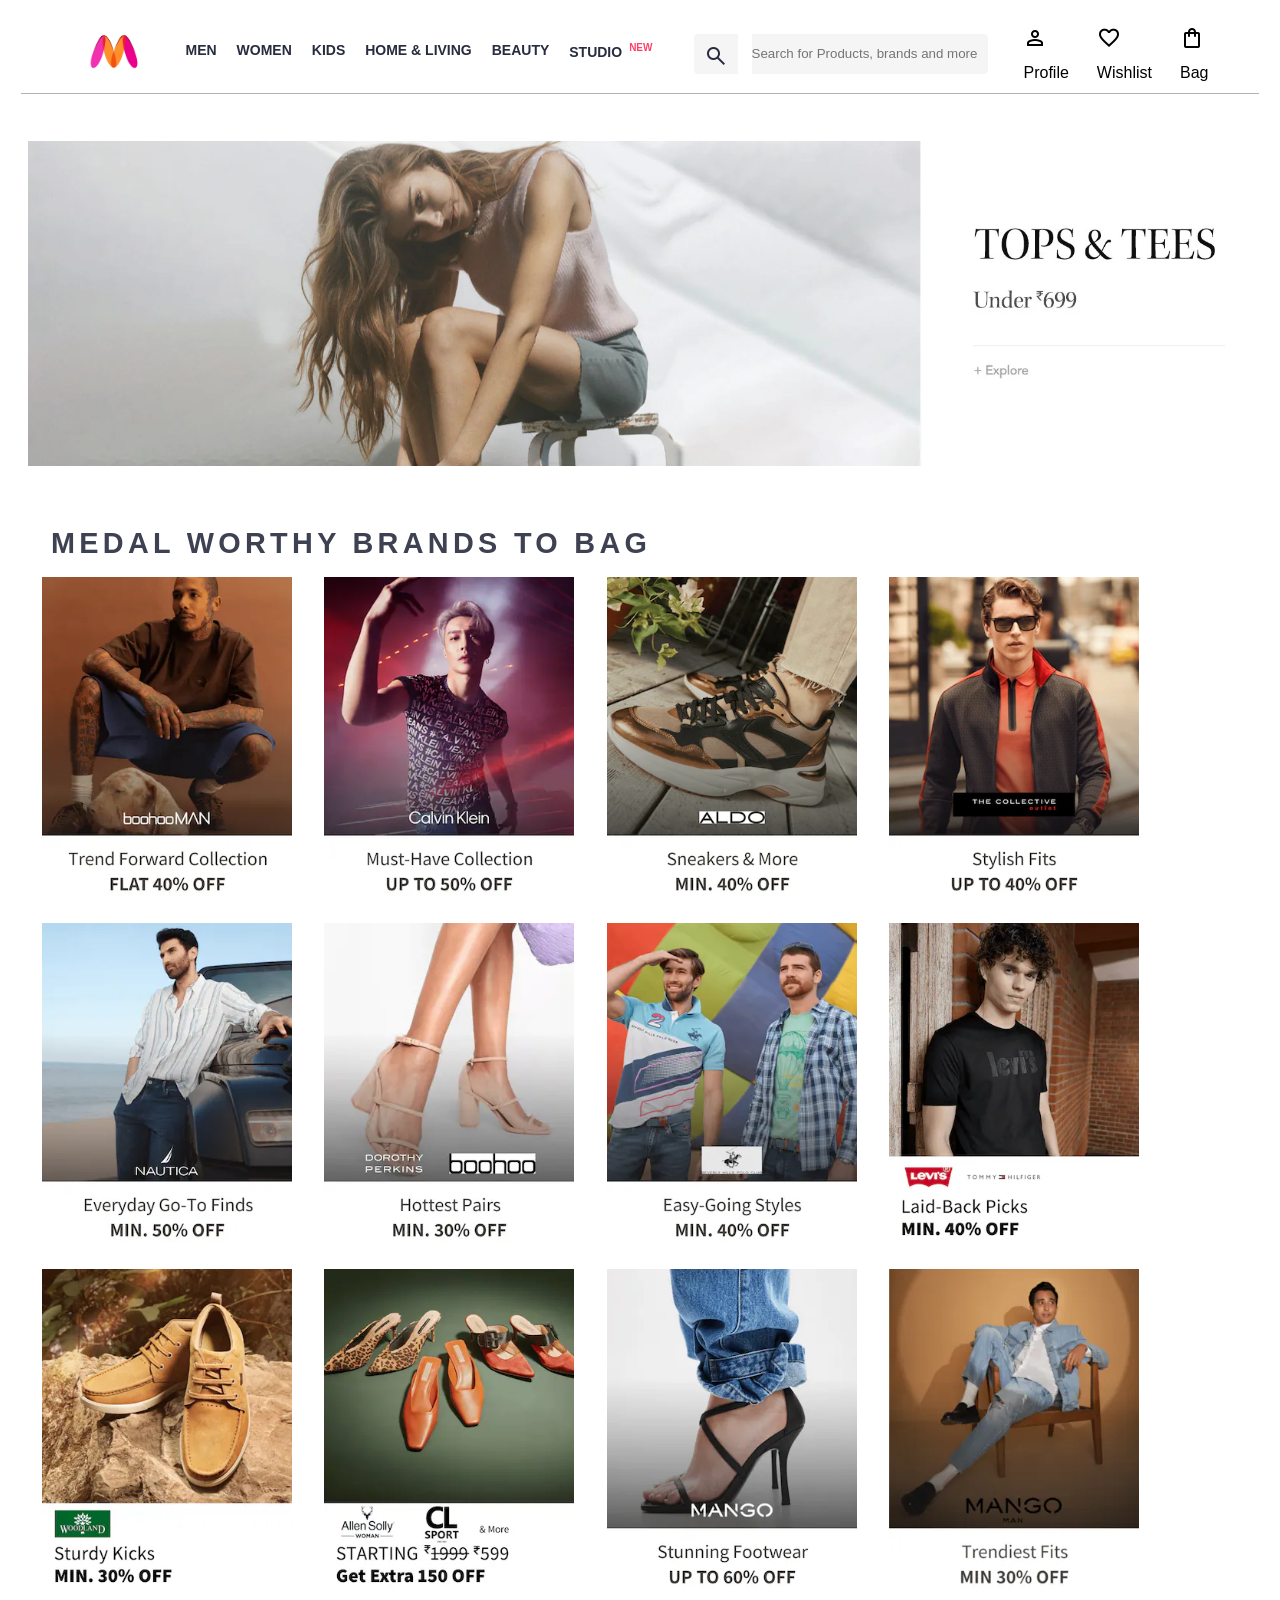
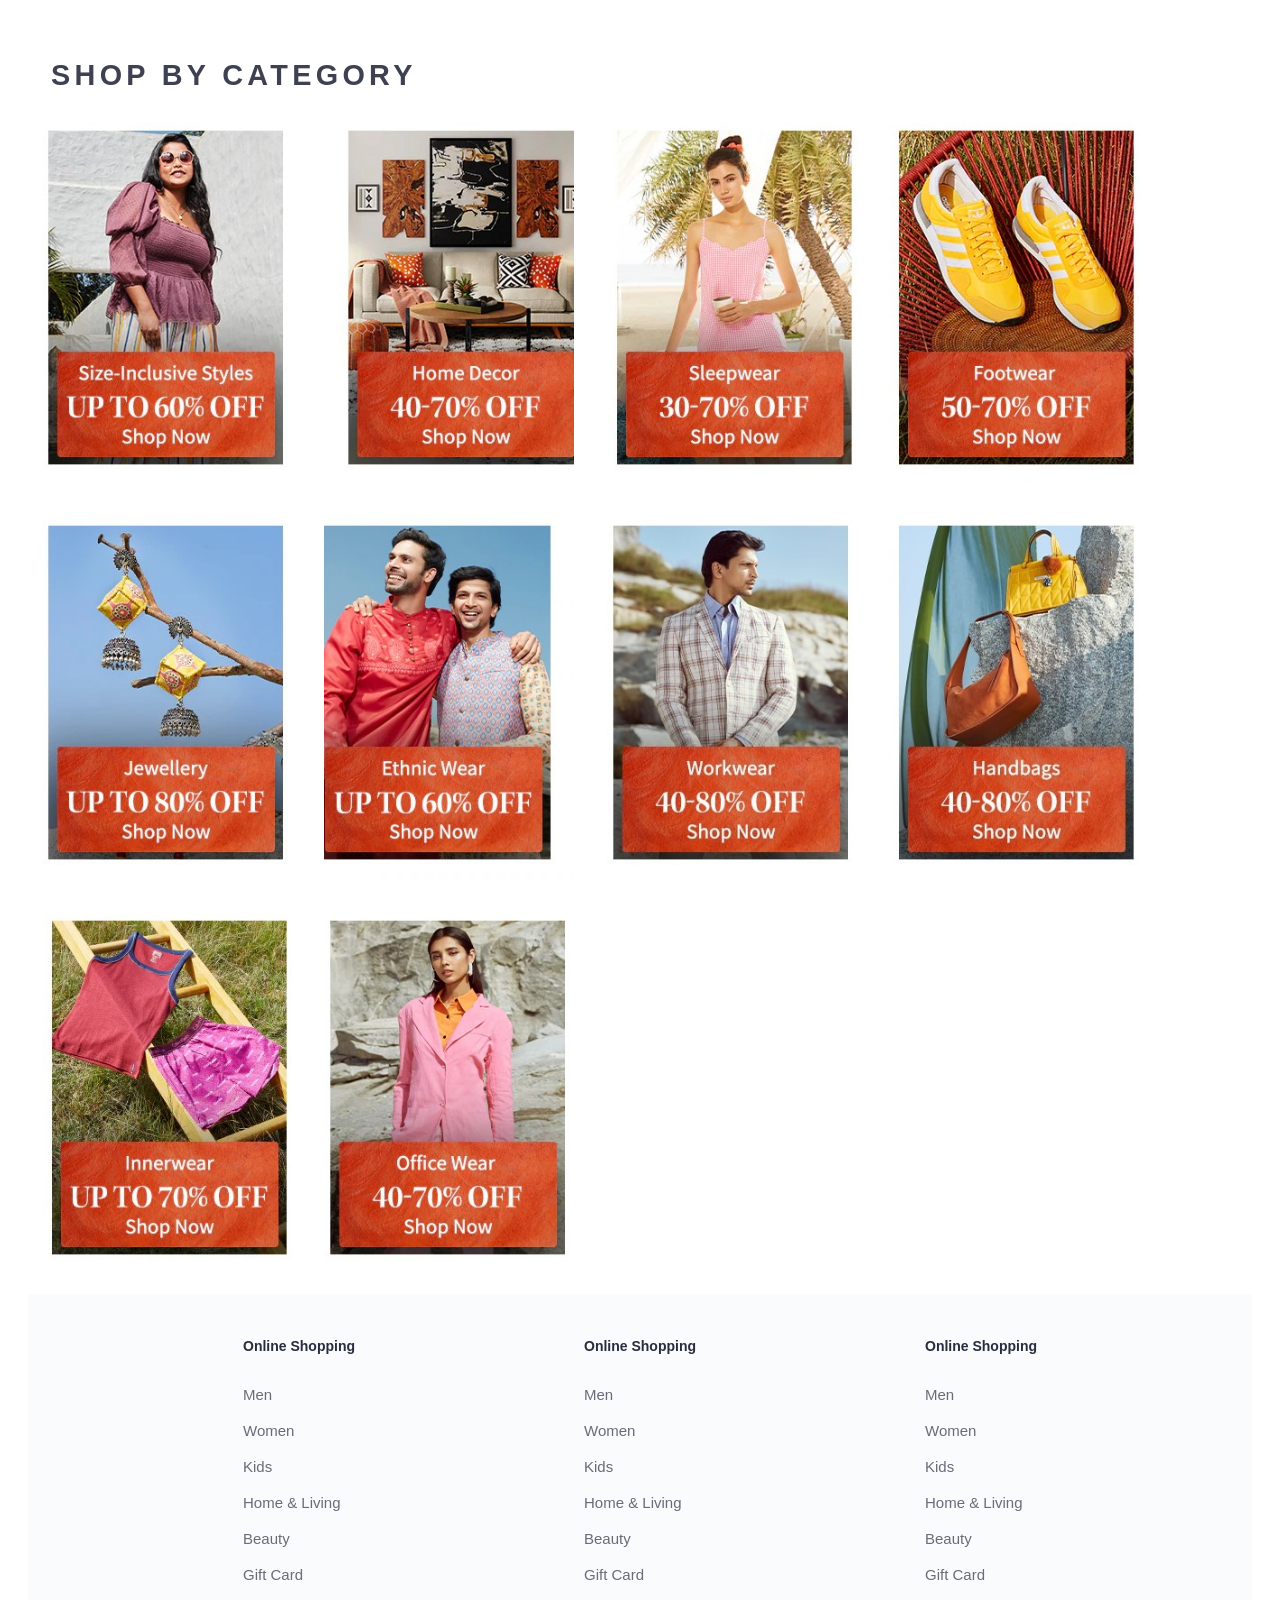
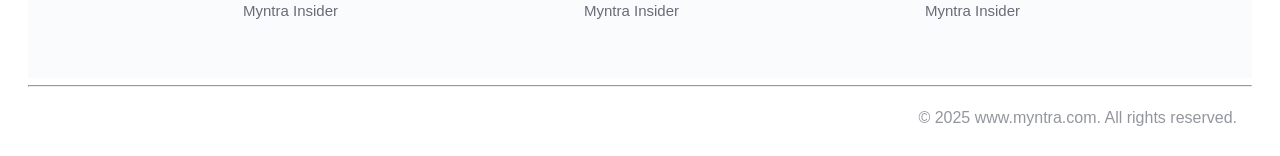
<file: index.html>
<!DOCTYPE html>
<html lang="en">
  <head>
    <meta charset="UTF-8" />
    <meta name="viewport" content="width=device-width, initial-scale=1.0" />
    <title>Myntra Clone</title>

    <!-- FIXED PATH -->
    <link rel="stylesheet" href="CSS/index.css" />

    <link
      href="https://fonts.googleapis.com/css2?family=Material+Symbols+Outlined"
      rel="stylesheet"
    />
  </head>
  <body>
    <header>
      <!-- Logo -->
      <div class="logo_container">
        <a href="#">
          <img class="logo" src="Images/myntra_logo.webp" alt="logo" />
        </a>
      </div>

      <!-- Nav Bar -->
      <nav class="nav_bar">
        <a href="#">Men</a>
        <a href="#">Women</a>
        <a href="#">Kids</a>
        <a href="#">Home & Living</a>
        <a href="#">Beauty</a>
        <a href="#">Studio<sup>New</sup></a>
      </nav>

      <!-- Search Bar -->
      <div class="search_bar">
        <span class="material-symbols-outlined search_icon">search</span>
        <input
          class="search_input"
          placeholder="Search for Products, brands and more"
        />
      </div>

      <!-- Action Bar -->
      <div class="action_bar">
        <div class="action_container">
          <span class="material-symbols-outlined action_icon">person</span>
          <span class="action_name">Profile</span>
        </div>
        <div class="action_container">
          <span class="material-symbols-outlined action_icon">favorite</span>
          <span class="action_name">Wishlist</span>
        </div>
        <div class="action_container">
          <span class="material-symbols-outlined action_icon">
            shopping_bag
          </span>
          <span class="action_name">Bag</span>
        </div>
      </div>
    </header>

    <main>
      <div class="banner_container">
        <!-- FIXED PATH -->
        <img class="banner_image" src="Images/banner.jpg" alt="Main Banner" />
      </div>

      <div class="category_heading">Medal Worthy Brands to Bag</div>
      <div class="Category_Items">
        <a href="#"><img class="sale_items" src="Images/offers/1.png" /></a>
        <a href="#"><img class="sale_items" src="Images/offers/2.png" /></a>
        <a href="#"><img class="sale_items" src="Images/offers/3.png" /></a>
        <a href="#"><img class="sale_items" src="Images/offers/4.png" /></a>
        <a href="#"><img class="sale_items" src="Images/offers/5.png" /></a>
        <a href="#"><img class="sale_items" src="Images/offers/6.png" /></a>
        <a href="#"><img class="sale_items" src="Images/offers/7.png" /></a>
        <a href="#"><img class="sale_items" src="Images/offers/8.png" /></a>
        <a href="#"><img class="sale_items" src="Images/offers/9.png" /></a>
        <a href="#"><img class="sale_items" src="Images/offers/10.png" /></a>
        <a href="#"><img class="sale_items" src="Images/offers/11.png" /></a>
        <a href="#"><img class="sale_items" src="Images/offers/12.png" /></a>
      </div>

      <div class="category_heading">Shop By Category</div>
      <div class="Category_Items">
        <a href="#"><img class="sale_items" src="Images/categories/1.jpg" /></a>
        <a href="#"><img class="sale_items" src="Images/categories/2.jpg" /></a>
        <a href="#"><img class="sale_items" src="Images/categories/3.jpg" /></a>
        <a href="#"><img class="sale_items" src="Images/categories/4.jpg" /></a>
        <a href="#"><img class="sale_items" src="Images/categories/5.jpg" /></a>
        <a href="#"><img class="sale_items" src="Images/categories/6.jpg" /></a>
        <a href="#"><img class="sale_items" src="Images/categories/7.jpg" /></a>
        <a href="#"><img class="sale_items" src="Images/categories/8.jpg" /></a>
        <a href="#"><img class="sale_items" src="Images/categories/9.jpg" /></a>
        <a href="#"><img class="sale_items" src="Images/categories/10.jpg" /></a>
      </div>
    </main>

    <footer>
      <div class="footer_container">
        <div class="footer_column">
          <h3>Online Shopping</h3>
          <a href="#">Men</a>
          <a href="#">Women</a>
          <a href="#">Kids</a>
          <a href="#">Home & Living</a>
          <a href="#">Beauty</a>
          <a href="#">Gift Card</a>
          <a href="#">Myntra Insider</a>
        </div>

        <div class="footer_column">
          <h3>Online Shopping</h3>
          <a href="#">Men</a>
          <a href="#">Women</a>
          <a href="#">Kids</a>
          <a href="#">Home & Living</a>
          <a href="#">Beauty</a>
          <a href="#">Gift Card</a>
          <a href="#">Myntra Insider</a>
        </div>

        <div class="footer_column">
          <h3>Online Shopping</h3>
          <a href="#">Men</a>
          <a href="#">Women</a>
          <a href="#">Kids</a>
          <a href="#">Home & Living</a>
          <a href="#">Beauty</a>
          <a href="#">Gift Card</a>
          <a href="#">Myntra Insider</a>
        </div>
      </div>
      <hr />
      <div class="copyright">
        © 2025 www.myntra.com. All rights reserved.
      </div>
    </footer>

    <!-- FIXED PATH -->
    <script src="JS/script.js"></script>
  </body>
</html>
</file>
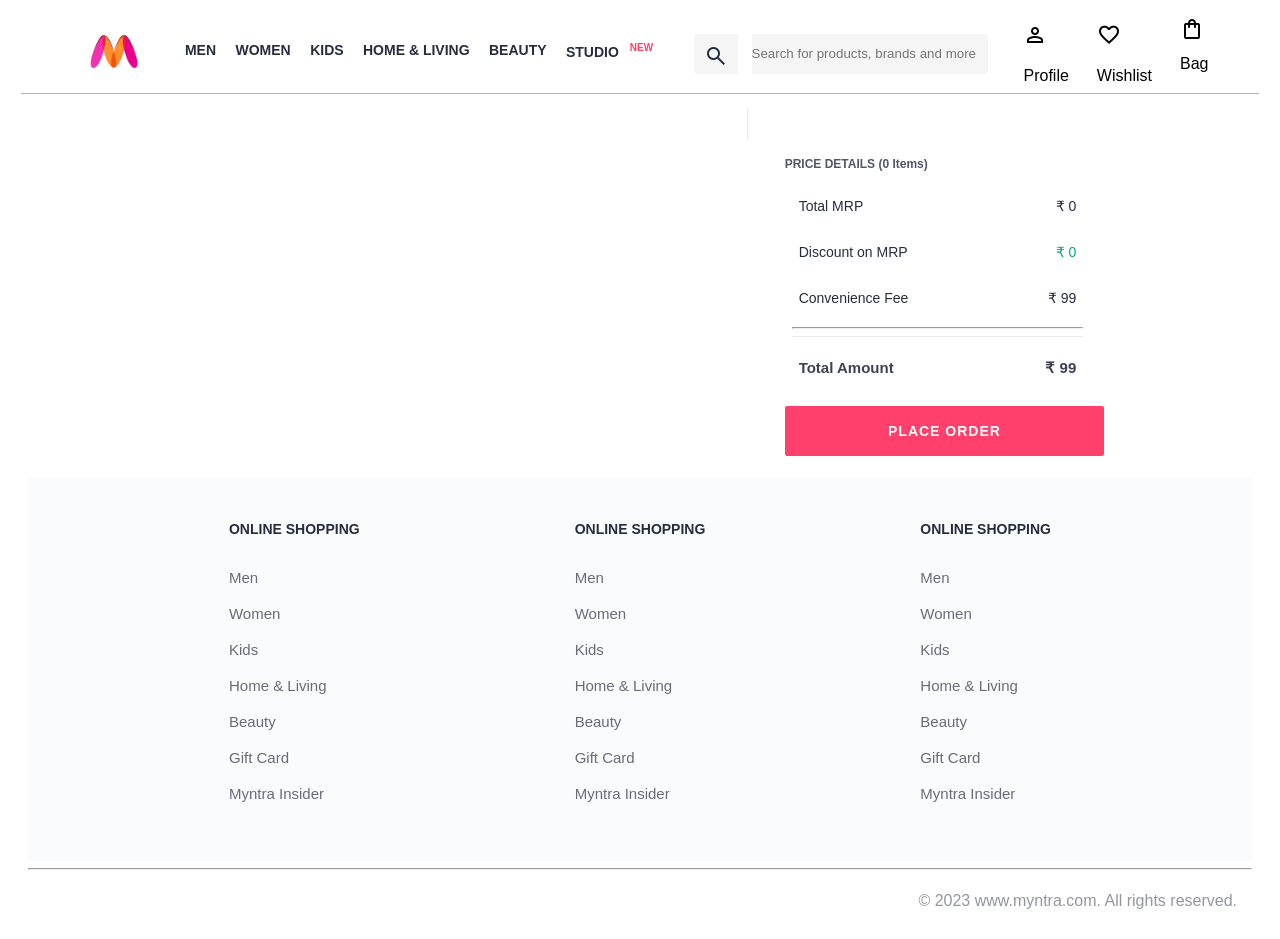
<file: bag.html>
<!DOCTYPE html>
<html lang="en">
<head>
    <title>Myntra Clone</title>
    <link rel="stylesheet" href="/CSS/index.css">
    <link rel="stylesheet" href="/CSS/bag.css">
    <link rel="stylesheet" href="https://fonts.googleapis.com/css2?family=Material+Symbols+Outlined:opsz,wght,FILL,GRAD@20..48,100..700,0..1,-50..200" />
</head>
<body>
    <header>
        <div class="logo_container">
            <a href="#"><img class="logo" src="/Images/myntra_logo.webp" alt="Myntra Home"></a>
        </div>
        <nav class="nav_bar">
            <a href="#">Men</a>
            <a href="#">Women</a>
            <a href="#">Kids</a>
            <a href="#">Home & Living</a>
            <a href="#">Beauty</a>
            <a href="#">Studio <sup>New</sup></a>
        </nav>
        <div class="search_bar">
            <span class="material-symbols-outlined search_icon">search</span>
            <input class="search_input" placeholder="Search for products, brands and more">
        </div>
        <div class="action_bar">
            <div class="action_container">
                <span class="material-symbols-outlined action_icon">person</span>
                <span class="action_name">Profile</span>
            </div>

            <div class="action_container">
                <span class="material-symbols-outlined action_icon">favorite</span>
                <span class="action_name">Wishlist</span>
            </div>

            <div class="action_container">
                <span class="material-symbols-outlined action_icon">shopping_bag</span>
                <span class="action_name">Bag</span>
          <span class="bag-item-count">0</span>
            </div>
        </div>
    </header>
    <main>
      <div class="bag-page">
        <div class="bag-items-container">
        </div>

        <div class="bag-summary">
          

      </div>
    </main>
    <footer>
        <div class="footer_container">
            <div class="footer_column">
                <h3>ONLINE SHOPPING</h3>

                <a href="#">Men</a>
                <a href="#">Women</a>
                <a href="#">Kids</a>
                <a href="#">Home & Living</a>
                <a href="#">Beauty</a>
                <a href="#">Gift Card</a>
                <a href="#">Myntra Insider</a>
            </div>

            <div class="footer_column">
                <h3>ONLINE SHOPPING</h3>

                <a href="#">Men</a>
                <a href="#">Women</a>
                <a href="#">Kids</a>
                <a href="#">Home & Living</a>
                <a href="#">Beauty</a>
                <a href="#">Gift Card</a>
                <a href="#">Myntra Insider</a>
            </div>

            <div class="footer_column">
                <h3>ONLINE SHOPPING</h3>

                <a href="#">Men</a>
                <a href="#">Women</a>
                <a href="#">Kids</a>
                <a href="#">Home & Living</a>
                <a href="#">Beauty</a>
                <a href="#">Gift Card</a>
                <a href="#">Myntra Insider</a>
            </div>
        </div>
        <hr>

        <div class="copyright">
            © 2023 www.myntra.com. All rights reserved.
        </div>
    </footer>
    <script src="/Data/items.js"></script>
    <script src="/JS/script.js"></script>
    <script src="/JS/bag.js"></script>
</body>
</html>
</file>
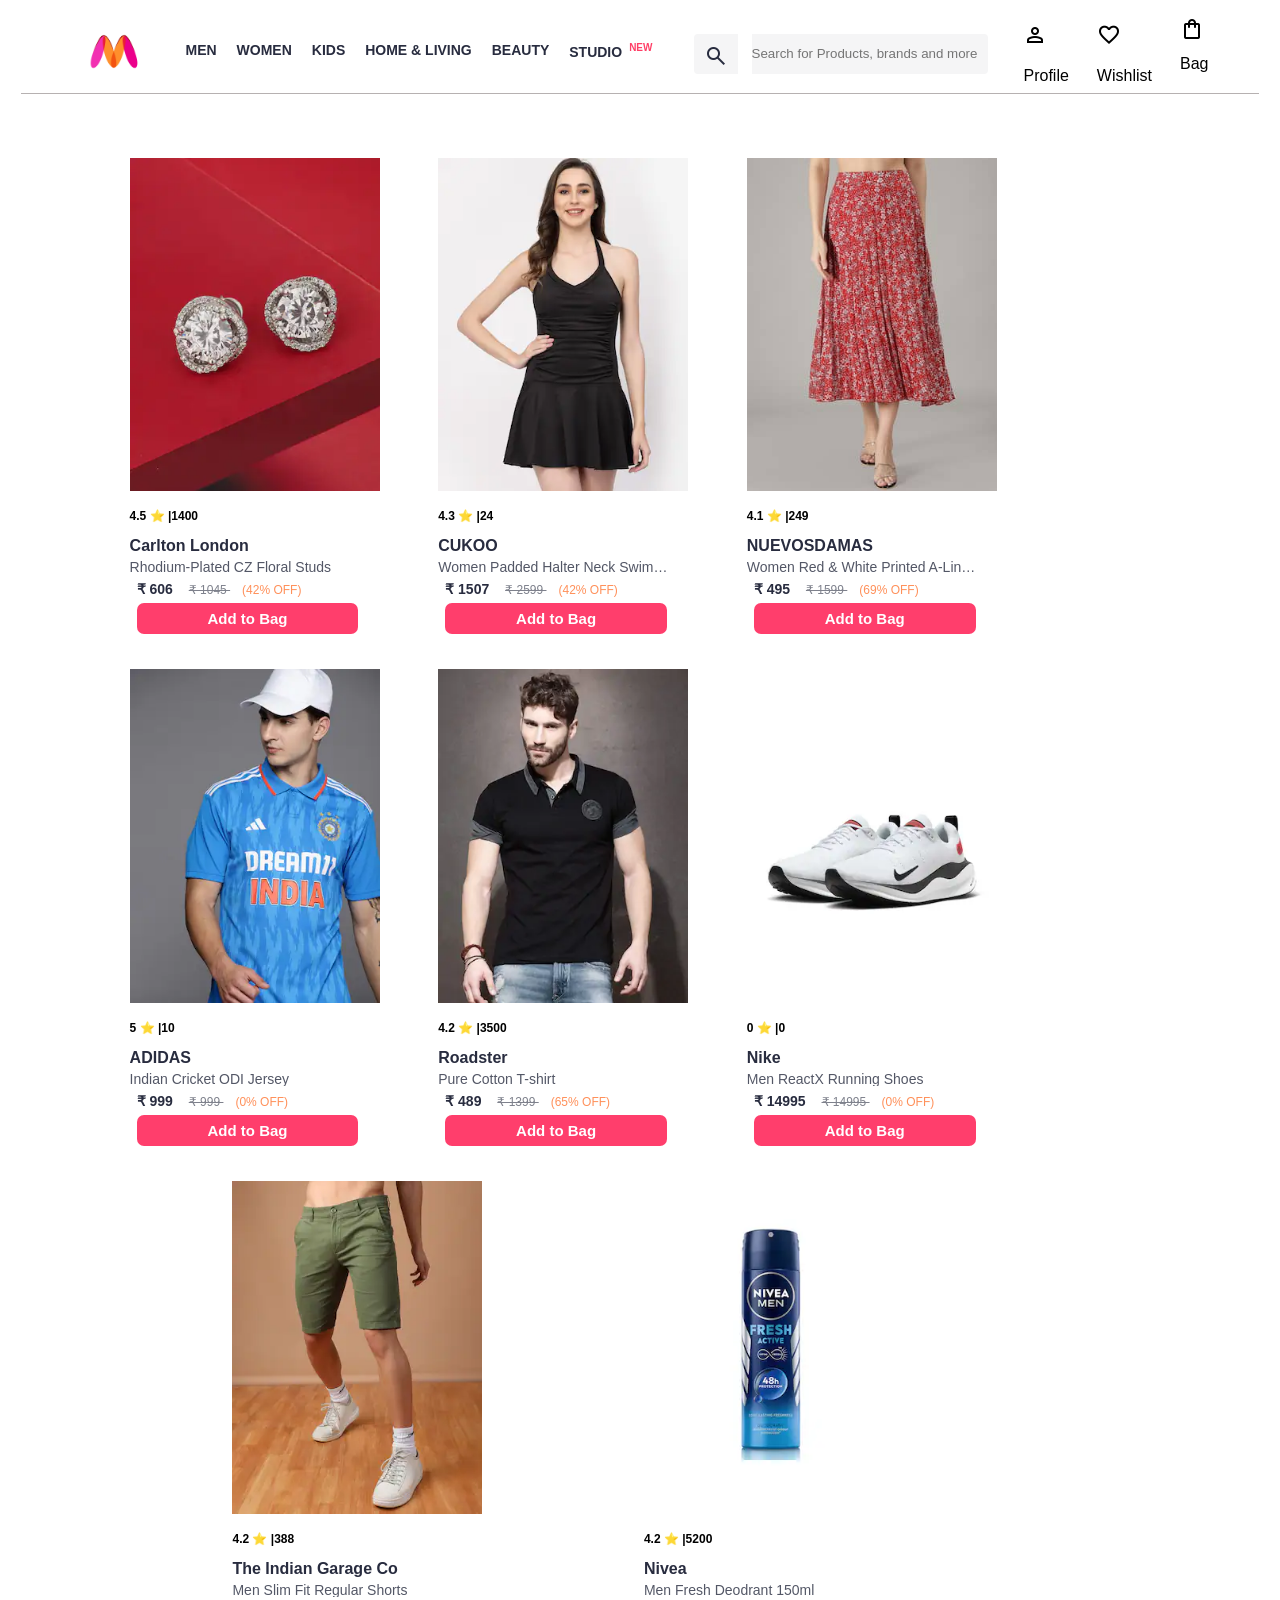
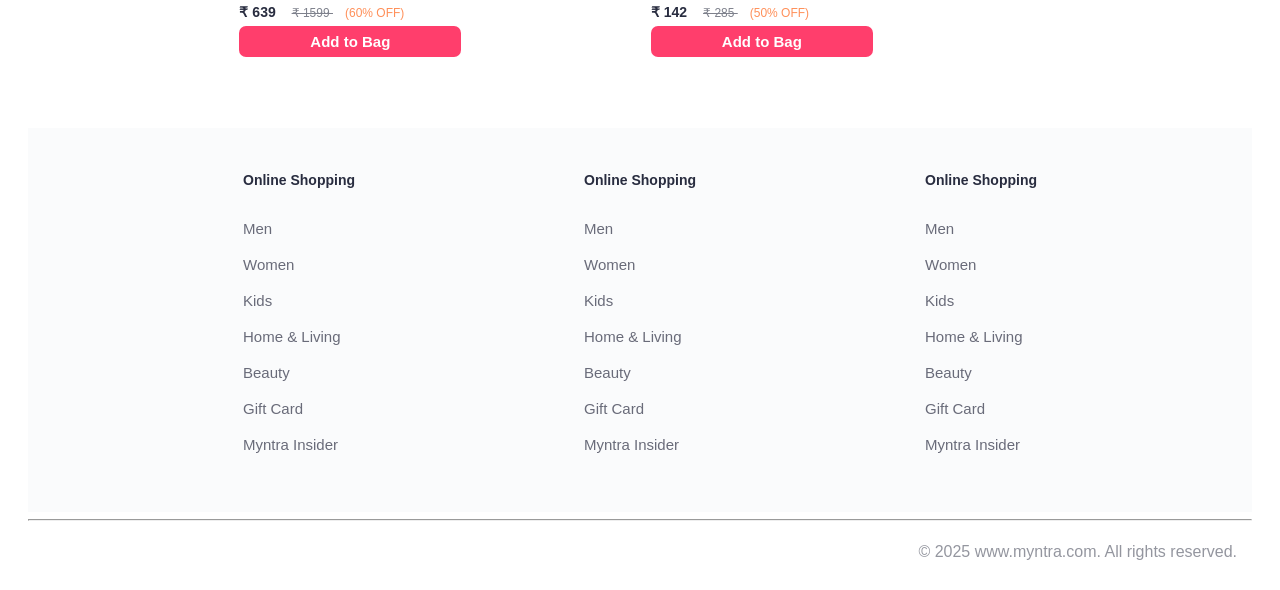
<file: shopping.html>
<!DOCTYPE html>
<html lang="en">
  <head>
    <meta charset="UTF-8" />
    <meta name="viewport" content="width=device-width, initial-scale=1.0" />
    <title>Myntra Clone</title>

    <!-- FIXED PATH -->
    <link rel="stylesheet" href="CSS/index.css" />

    <link
      href="https://fonts.googleapis.com/css2?family=Material+Symbols+Outlined"
      rel="stylesheet"
    />
  </head>
  <body>
    <header>
      <!-- Logo -->
      <div class="logo_container">
        <a href="#">
          <img class="logo" src="Images/myntra_logo.webp" alt="logo" />
        </a>
      </div>

      <!-- Nav Bar -->
      <nav class="nav_bar">
        <a href="#">Men</a>
        <a href="#">Women</a>
        <a href="#">Kids</a>
        <a href="#">Home & Living</a>
        <a href="#">Beauty</a>
        <a href="#">Studio<sup>New</sup></a>
      </nav>

      <!-- Search Bar -->
      <div class="search_bar">
        <span class="material-symbols-outlined search_icon">search</span>
        <input
          class="search_input"
          placeholder="Search for Products, brands and more"
        />
      </div>

      <!-- Action Bar -->
      <div class="action_bar">
        <div class="action_container">
          <span class="material-symbols-outlined action_icon">person</span>
          <span class="action_name">Profile</span>
        </div>
        <div class="action_container">
          <span class="material-symbols-outlined action_icon">favorite</span>
          <span class="action_name">Wishlist</span>
        </div>
        <a class="action_container" href="bag.html">
          <span class="material-symbols-outlined action_icon">
            shopping_bag
          </span>
          <span class="action_name">Bag</span>
          <span class="bag-item-count">0</span>
        </a>
      </div>
    </header>

    <main>
      <div class="items-container">
       
      </div>
    </main>

    <footer>
      <div class="footer_container">
        <div class="footer_column">
          <h3>Online Shopping</h3>
          <a href="#">Men</a>
          <a href="#">Women</a>
          <a href="#">Kids</a>
          <a href="#">Home & Living</a>
          <a href="#">Beauty</a>
          <a href="#">Gift Card</a>
          <a href="#">Myntra Insider</a>
        </div>

        <div class="footer_column">
          <h3>Online Shopping</h3>
          <a href="#">Men</a>
          <a href="#">Women</a>
          <a href="#">Kids</a>
          <a href="#">Home & Living</a>
          <a href="#">Beauty</a>
          <a href="#">Gift Card</a>
          <a href="#">Myntra Insider</a>
        </div>

        <div class="footer_column">
          <h3>Online Shopping</h3>
          <a href="#">Men</a>
          <a href="#">Women</a>
          <a href="#">Kids</a>
          <a href="#">Home & Living</a>
          <a href="#">Beauty</a>
          <a href="#">Gift Card</a>
          <a href="#">Myntra Insider</a>
        </div>
      </div>
      <hr />
      <div class="copyright">
        © 2025 www.myntra.com. All rights reserved.
      </div>
    </footer>

    <!-- FIXED PATH -->
    <script src="Data/items.js"></script>
    <script src="JS/script.js"></script>
  </body>
</html>
</file>
<file: CSS/index.css>
* {
  margin: 7px;
  padding: 0px;
  font-family: Assistant, -apple-system, BlinkMacSystemFont, Segoe UI, Roboto,
    Helvetica, Arial, sans-serif;
  box-sizing: border-box;
}
header {
  height: 80px;
  background-color: white;
  display: flex;
  justify-content: space-between;
  align-items: center;
  border-bottom: 1px solid #b6b1b1;
}
.logo {
  height: 45px;
}
.logo_container {
  margin-left: 4%;
}
.action_bar {
  margin-right: 4%;
}
.nav_bar {
  min-width: 500px;
  display: flex;
  justify-content: space-evenly;
}
.nav_bar a:hover {
  border-bottom: 4px solid #f54e77;
}
nav a {
  font-size: 14px;
  text-decoration: none;
  color: #282c3f;
  font-weight: 700;
  text-transform: uppercase;
  padding: 28px 0;
  border-bottom: 5px solid #ffffff;
}
nav a sup {
  color: #ff3f67;
  font-size: 10px;
}
.search_bar {
  height: 40px;
  min-width: 200px;
  width: 30%;
  display: flex;
  align-items: center;
}
.search_input {
  color: #696e79;
  background-color: #f5f5f6;
  flex-grow: 1;
  height: 40px;
  border: 0;
  border-radius: 0 4px 4px 0;
}
.search_icon {
  height: 20px;
  padding: 10px;
  box-sizing: content-box;
  background-color: #f5f5f6;
  color: #282c3f;
  font-weight: 300;
  border-radius: 4px 0 0 4px;
}

.action_bar {
  display: flex;
  min-width: 200px;
  flex-direction: row;
  justify-content: space-evenly;
}
.action_container {
  display: flex;
  flex-direction: column;
  justify-content: space-evenly;
}
.banner_container {
  margin: 40px 0;
}
.banner_image {
  width: 100%;
}
.category_heading {
  text-transform: uppercase;
  color: #3e4152;
  letter-spacing: 0.15em;
  font-size: 1.8em;
  margin: 50px 0 10px 30px;
  max-height: 5em;
  font-weight: 700;
  width: 100%;
}

.Category_items , .items-container {
   padding: 10px;
  display: flex;
  flex-wrap: wrap;
  justify-content: space-evenly;
  width: 100%;
}
.sale_items {
  width: 250px;
}
.footer_container {
  padding: 30px 0 40px 0;
  background: #fafbfc;
  display: flex;
  justify-content: space-evenly;
}
.footer_column {
  display: flex;
  flex-direction: column;
}
.footer_column a {
  color: #696b79;
  font-size: 15px;
  text-decoration: none;
  padding-bottom: 5px;
}
.footer_column h3 {
  color: #282c3f;
  font-size: 14px;
  margin-bottom: 25px;
}

.copyright {
  color: #94969f;
  text-align: end;
  padding: 15px;
}
/* shoping.html css */
.items-container{
  width: 80%;
  /* margin-left: 10%; */
  margin: 40px ;
}

.item-container{
  width:250px;
}

.item-img{
 width:100%;
}

.rating{
  font-size: 12px;
  font-weight: 700;
}

.company-name{
  margin-top: 15px;
  font-size: 16px;
    font-weight: 700;
    line-height: 1;
    color: #282c3f;
    margin-bottom: 6px;
    overflow: hidden;
    text-overflow: ellipsis;
    white-space: nowrap;
}

.item-name{
  color: #535766;
    font-size: 14px;
    line-height: 1;
    margin-bottom: 0;
    margin-top: 0;
    overflow: hidden;
    text-overflow: ellipsis;
    white-space: nowrap;
    font-weight: 400;
    display: block;
}

.price{
  margin-top: 8px;
    font-size: 14px;
    line-height: 15px;
    color: #282c3f;
    white-space: nowrap;
}

.current-price{
  font-size: 14px;
  font-weight: 700;
  color: #282c3f;
}

.original-price{
    text-decoration: line-through;
    color: #7e818c;
    font-weight: 400;
    margin-left: 5px;
    font-size: 12px;
}

.discount{
    color: #ff905a;
    font-weight: 400;
    font-size: 12px;
    margin-left: 5px;
}

.btn-add-bag{
  margin-top: 5px;
    width: 94%;
    background-color: #ff3e6c;
    border: 1px solid #ff3e6c;
    color: #fff;
    font-weight: 700;
    font-size: 15px;
    cursor: pointer;
    border: none;
    padding: 7px 15px;
    border-radius: 7px;
}

.bag-item-count{
  margin: 0 !important;
  white-space: nowrap;
    text-align: center;
    line-height: 18px;
    padding: 0 6px;
    height: 18px;
    width: 20px;
    background: #ff3f6c;
    position: relative;
    border-radius: 50%;
    font-size: 12px;
    color: #fff;
    left: 19px;
    top: -64px;
    font-weight: 700;
}

.action_container{
  text-decoration: none;
}

a.action_container{
  color: black;
}
</file>
<file: CSS/bag.css>
.bag-items-container {
  display: inline-block;
  width: 64%;
  padding-right: 20px;
  border-right: 1px solid #eaeaec;
  padding-top: 32px;
  color: #282c3f;
  font-size: 13px;
  line-height: 1.42857143;
}

/* .bag-page {
  width: 75%;
  margin-left: 12.5%;
} */
 .bag-page {
  width: 75%;
  margin-left: 12.5%;
  display: flex;
  justify-content: space-between;
  align-items: flex-start;
}

/* .bag-summary {
  vertical-align: top;
  display: inline-block;
  width: 38%;
  padding: 24px 0 0 16px;
  color: #282c3f;
  font-size: 13px;
  line-height: 1.42857143;
} */

.bag-summary {
  vertical-align: top;
  display: inline-block;
  width: 38%;
  padding: 24px 0 0 16px;
  color: #282c3f;
  font-size: 13px;
  line-height: 1.42857143;
}


.bag-details-container {
  margin-bottom: 16px;
}

.price-header {
  font-size: 12px;
  font-weight: 700;
  margin: 24px 0 16px;
  color: #535766;
}

/* .price-item {
  margin-bottom: 12px;
  line-height: 16px;
  font-size: 14px;
  color: #282c3f;
}

.price-item-value {
  float: right;
} */
.price-item {
  display: flex;
  justify-content: space-between;
  align-items: center;
  margin-bottom: 12px;
  font-size: 14px;
  color: #282c3f;
}

.price-item-value {
  float: none; /* remove float */
}

.priceDetail-base-discount {
  color: #03a685;
}

/* .price-footer {
  font-weight: 700;
  font-size: 15px;
  padding-top: 16px;
  border-top: 1px solid #eaeaec;
  color: #3e4152;
  line-height: 16px;
} */
 .price-footer {
  display: flex;
  justify-content: space-between;
  align-items: center;
  font-weight: 700;
  font-size: 15px;
  padding-top: 16px;
  border-top: 1px solid #eaeaec;
  color: #3e4152;
  line-height: 16px;
}


.btn-place-order {
  width: 100%;
  letter-spacing: 1px;
  font-size: 14px;
  font-weight: 600;
  border-radius: 2px;
  border-width: 0px;
  padding: 10px 16px;
  background-color: rgb(255, 63, 108);
  color: rgb(255, 255, 255);
  cursor: pointer;
}

/* .bag-item-container {
  width: 60%;
  margin-bottom: 8px;
  background: #fff;
  font-size: 14px;
  border: 1px solid #eaeaec;
  border-radius: 4px;
  position: relative;
  padding: 12px 12px 0;
} */

.bag-item-container {
  width: 100%;
  margin-bottom: 8px;
  background: #fff;
  font-size: 14px;
  border: 1px solid #eaeaec;
  border-radius: 4px;
  position: relative;
  padding: 12px 12px 0;
}


.item-left-part {
  position: absolute;
  background: rgb(255, 242, 223);
  height: 148px;
  width: 111px;
}

.item-right-part {
  padding-left: 12px;
  position: relative;
  min-height: 148px;
  margin-left: 111px;
  margin-bottom: 12px;
}

.bag-item-img {
  width: 100%;
}

.return-period {
  display: inline-flex;
  font-size: 14px;
  padding-top: 8px;
}

.return-period-days {
  font-weight: 700;
  margin-right: 4px;
}

.delivery-details {
  margin-top: 5px;
  color: #282c3f;
  font-size: 12px;
  letter-spacing: -.1px;
  margin-bottom: 8px;
  line-height: 15px;
}

.delivery-details-days {
  color: #03a685;
}

.remove-from-cart {
  position: absolute;
  font-size: 25px;
  top: 10px;
  right: 18px;
  width: 14px;
  height: 14px;
  cursor: pointer;
}
</file>
